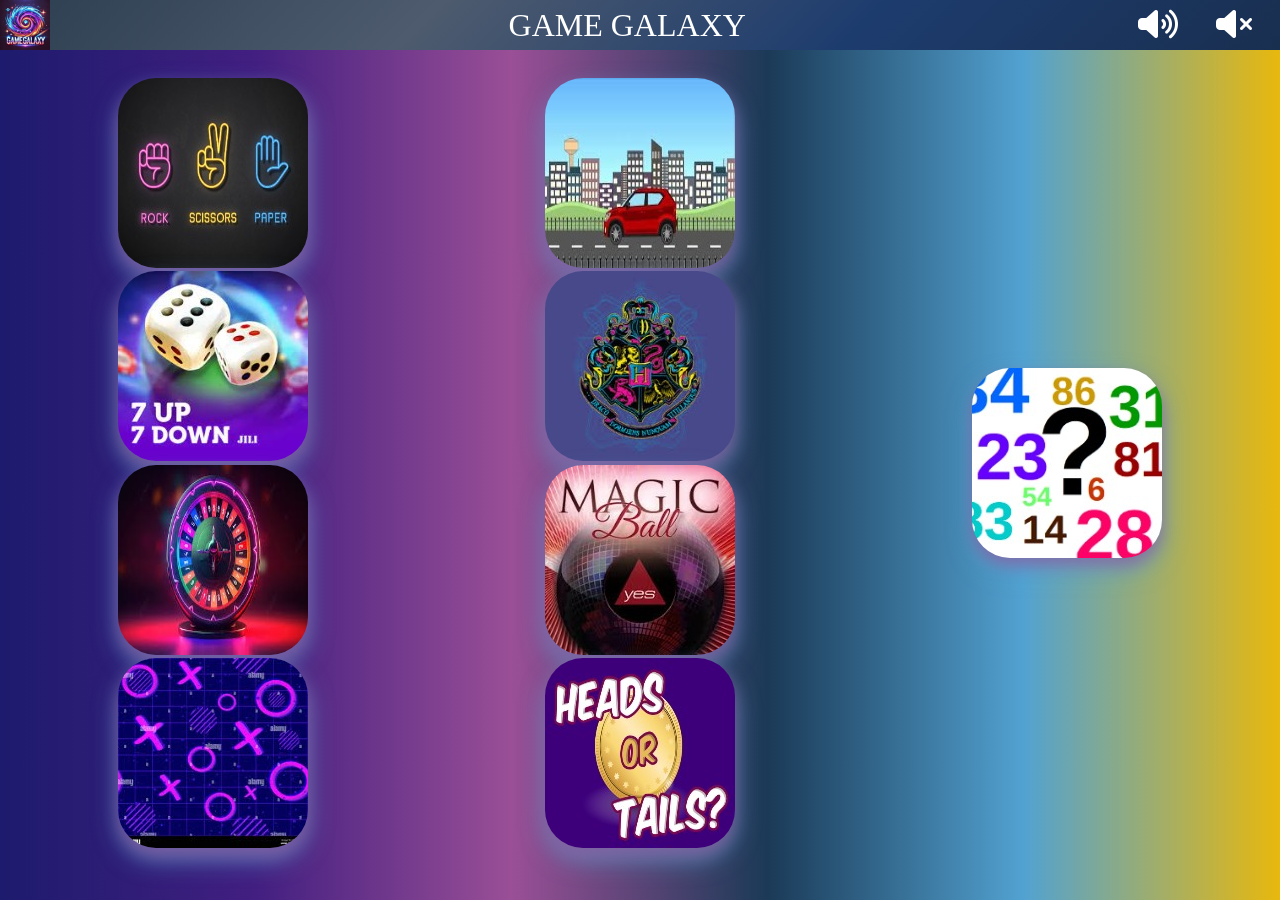
<file: Game Galaxy/index.html>
<!DOCTYPE html>
<html lang="en">
<head>
    <meta charset="UTF-8">
    <meta name="viewport" content="width=device-width, initial-scale=1.0">
    <title>GAME GALAXY</title>
    <link rel="stylesheet" href="https://cdnjs.cloudflare.com/ajax/libs/font-awesome/6.7.2/css/all.min.css" integrity="sha512-Evv84Mr4kqVGRNSgIGL/F/aIDqQb7xQ2vcrdIwxfjThSH8CSR7PBEakCr51Ck+w+/U6swU2Im1vVX0SVk9ABhg==" crossorigin="anonymous" referrerpolicy="no-referrer" />
    <link rel="stylesheet" href="style.css">
</head>
<body>
    <div class="main">
       
      



        <div class="navbar">
            <div class="logo">
            <div class="gamelogo">
  </div>
            </div>
            <div class="heading">
               GAME GALAXY 
            </div>
            <div class="extfunc">
                <div class="mute">
                  <i class="fa-solid fa-volume-high set ON" id="ON"></i> 
                    <i class="fa-solid fa-volume-xmark OFF" id="OFF"></i>
                </div>
            </div>
        </div>
        <div class="mainbody">
            <a href="rps.html"><div class="box box1"></div></a>
            <a href="dice.html"><div class="box box2"></div></a>
            <a href="roul.html"><div class="box box3"></div></a>
            <div class="box box4"></div>
           <a href="car.html"> <div class="box box5"></div></a>
            <a href="harry.html"><div class="box box6"></div></a>
            <a href="magicball.html"><div class="box box7"></div></a>
            <a href="coin.html"><div class="box box8"></div></a>
           <a href="gn.html"> <div class="box box9"></div></a>
           
        </div>
        <div class="footer"></div>
    </div>
  
    <audio id="audio" src="Arcade Reverie.mp3" loop></audio>
<script>
 
  let ON=document.getElementById("ON");
  let OFF=document.getElementById("OFF");
  let play=document.querySelector('audio');
  ON.addEventListener("click",(e)=>
{
    play.play();
})
 OFF.addEventListener("click",(e)=>
{
    play.pause();
})

  </script>
</body>
</html>
</file>
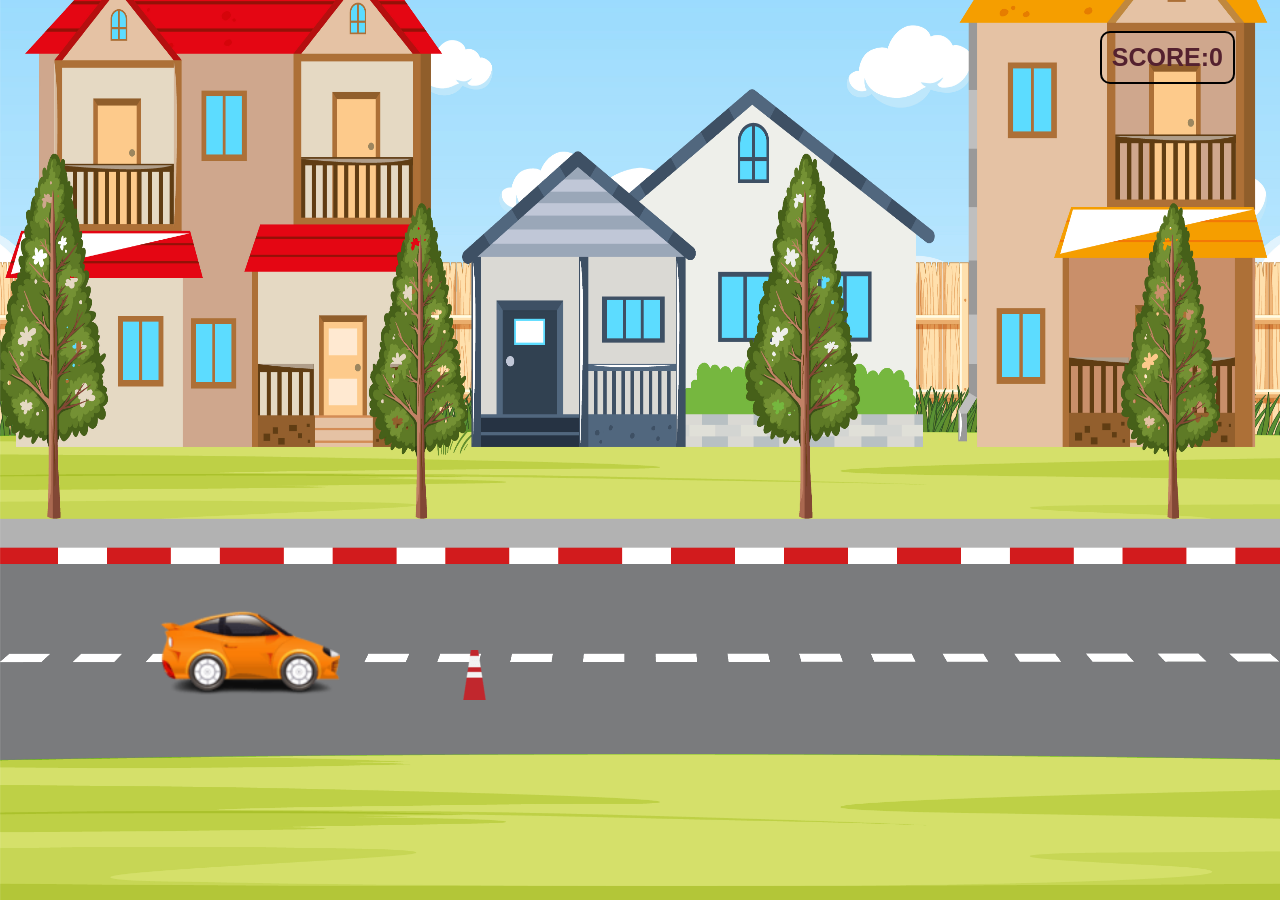
<file: Game Galaxy/car.html>
<!DOCTYPE html>
<html lang="en">
<head>
    <meta charset="UTF-8">
    <meta name="viewport" content="width=device-width, initial-scale=1.0">
    <title>Car's Savior</title>
    <link rel="stylesheet" href="car.css">
    <link rel="stylesheet" href="https://cdnjs.cloudflare.com/ajax/libs/font-awesome/6.7.2/css/all.min.css" integrity="sha512-Evv84Mr4kqVGRNSgIGL/F/aIDqQb7xQ2vcrdIwxfjThSH8CSR7PBEakCr51Ck+w+/U6swU2Im1vVX0SVk9ABhg==" crossorigin="anonymous" referrerpolicy="no-referrer" />
</head>
<body>
    <div class="main">
       <div class="welcome">
       </div>
       <div class="car"></div>
       <div id="score">SCORE:0</div>
       <div class="obs"></div>
    </div>

    <script>
        document.onkeydown = function(e) {
    console.log("Key code is", e.keyCode);
    
      let st =document.querySelector(".obs");
      st.classList.add("aniobs");


    if (e.keyCode == 38) {  
        let car = document.querySelector(".car");
        
        if (!car.classList.contains("anicar")) { 
            car.classList.add("anicar");
            
            setTimeout(() => {
                car.classList.remove("anicar");
            }, 600);  // Duration should match animation time (0.6s)
        }
    }
if(e.keyCode == 39) {
        car = document.querySelector('.car');
        dinoX = parseInt(window.getComputedStyle(dino, null).getPropertyValue('left'));
        dino.style.left = dinoX + 50 + "px";
    }
    if (e.keyCode == 37) {
        dino = document.querySelector('.car');
        dinoX = parseInt(window.getComputedStyle(dino, null).getPropertyValue('left'));
        dino.style.left = (dinoX - 50) + "px";
    }
};

    </script>
</body>
</html>
</file>
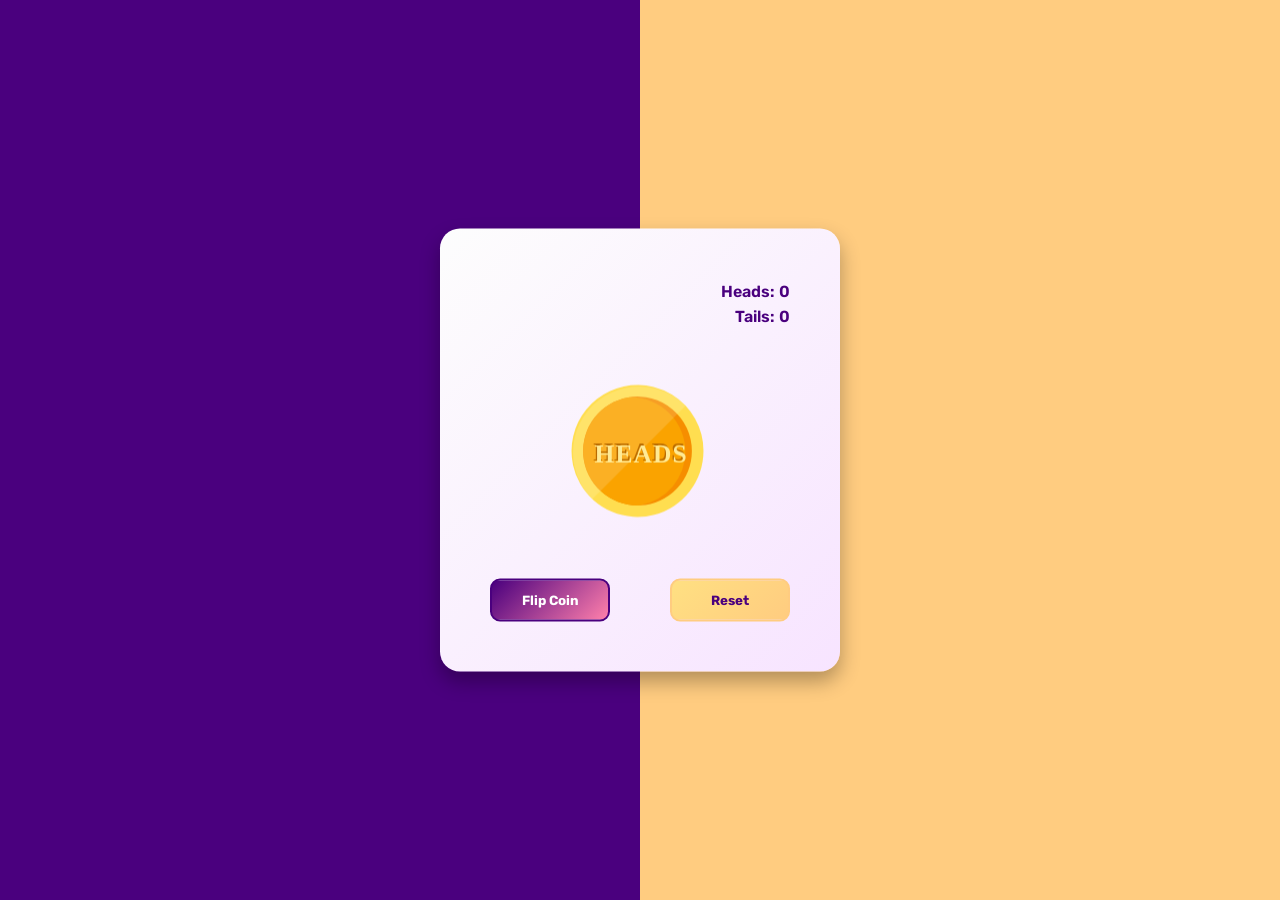
<file: Game Galaxy/coin.html>
<!DOCTYPE html>
<html lang="en">
<head>
    <meta name="viewport" content="width=device-width, initial-scale=1.0">
    <title>Flip A Coin</title>
    <!--Google Fonts-->
    <link href="https://fonts.googleapis.com/css2?family=Rubik:wght@400;500&display=swap" rel="stylesheet">
    <!--Stylesheet-->
    <link rel="stylesheet" href="coin.css">
</head>
<body>
    <div class="container">
        <div class="stats">
            <p id="heads-count">Heads: 0</p>
            <p id="tails-count">Tails: 0</p>
        </div>
        <div class="coin" id="coin">
            <div class="heads">
                <img src="heads.svg">
            </div>
            <div class="tails">
                <img src="tails.svg">
            </div>
        </div>
        <div class="buttons">
            <button id="flip-button">
                Flip Coin
            </button>
            <button id="reset-button">
                Reset
            </button>
        </div>
    </div>
    
    <script >
        let heads = 0;
let tails = 0;
let coin = document.querySelector(".coin");
let flipBtn = document.querySelector("#flip-button");
let resetBtn = document.querySelector("#reset-button");

flipBtn.addEventListener("click", () => {
    let i = Math.floor(Math.random() * 2);
    coin.style.animation = "none";
    if(i){
        setTimeout(function(){
            coin.style.animation = "spin-heads 3s forwards";
        }, 100);
        heads++;
    }
    else{
        setTimeout(function(){
            coin.style.animation = "spin-tails 3s forwards";
        }, 100);
        tails++;
    }
    setTimeout(updateStats, 3000);
    disableButton();
});
function updateStats(){
    document.querySelector("#heads-count").textContent = `Heads: ${heads}`;
    document.querySelector("#tails-count").textContent = `Tails: ${tails}`;
}
function disableButton(){
    flipBtn.disabled = true;
    setTimeout(function(){
        flipBtn.disabled = false;
    },3000);
}
resetBtn.addEventListener("click",() => {
    coin.style.animation = "none";
    heads = 0;
    tails = 0;
    updateStats();
});
    </script>
</body>
</html>
</file>
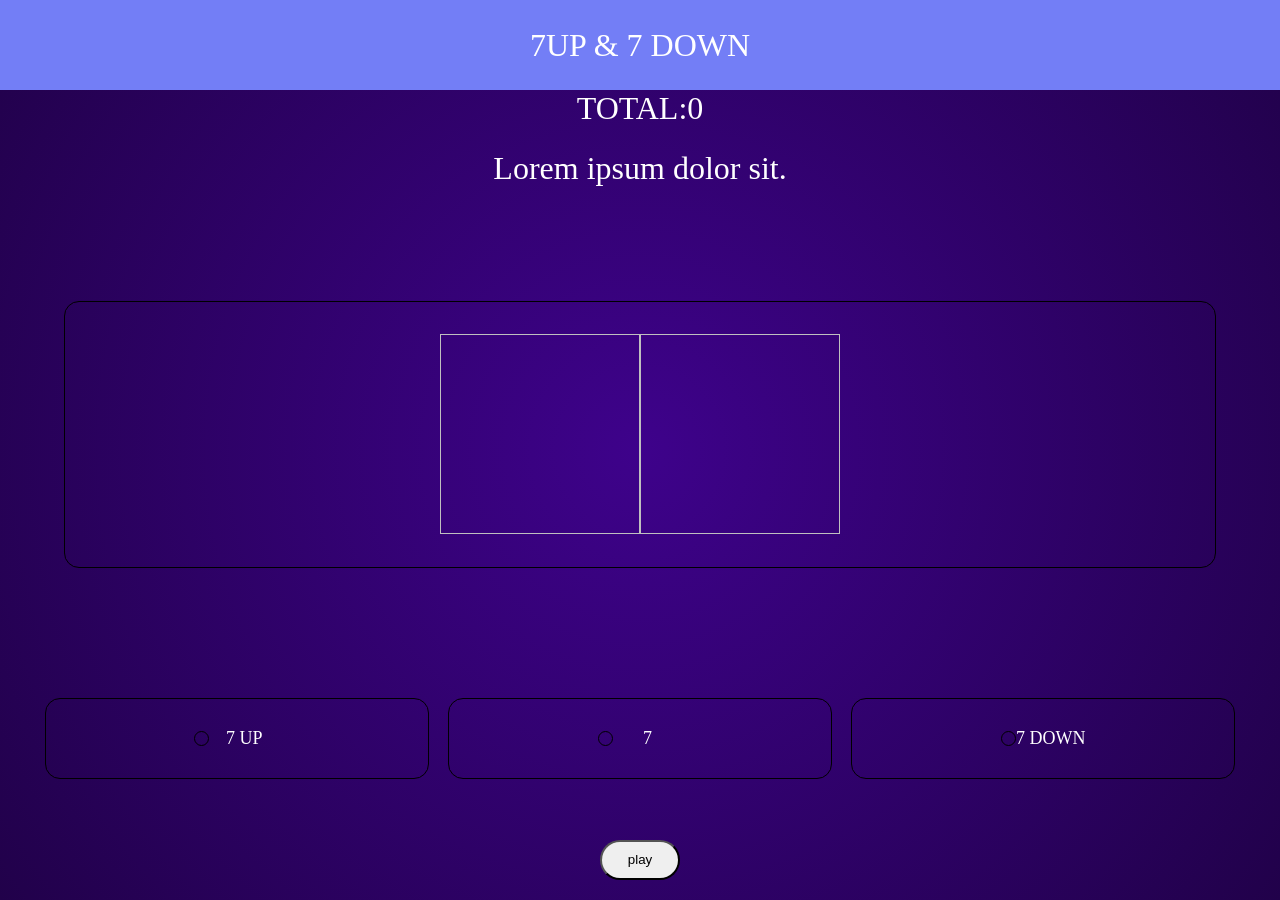
<file: Game Galaxy/dice.html>
<!DOCTYPE html>
<html lang="en">
<head>
    <meta charset="UTF-8">
    <meta name="viewport" content="width=device-width, initial-scale=1.0">
    <title>7UP & 7DOWN</title>
    <link rel="stylesheet" href="https://cdnjs.cloudflare.com/ajax/libs/font-awesome/6.7.2/css/all.min.css" integrity="sha512-Evv84Mr4kqVGRNSgIGL/F/aIDqQb7xQ2vcrdIwxfjThSH8CSR7PBEakCr51Ck+w+/U6swU2Im1vVX0SVk9ABhg==" crossorigin="anonymous" referrerpolicy="no-referrer" />
    <link rel="stylesheet" href="dice.css">
</head>
<body>
    <div class="main">
        <div class="heading">7UP & 7 DOWN</div>
        <div class="box">
            <div class="winnertext">
                <div class="totalscore" id="tot">TOTAL:0</div>
                <div class="wintext" id="msg">Lorem ipsum dolor sit.</div>

            </div>
            <div class="dicebox">
                <div class="mainbox">
                    <div class="smallbox">
                        <img id="dice-01" class="dice">
                      
                        <img id="dice-02" class="dice">
                    </div>
                </div>
            </div>
            <div class="option">
                <div class="opt opt1" id="opt1"><div class="circle" id="1"></div><div class="sel">7 UP</div></div>
                <div class="opt opt2" id="opt2"><div class="circle " id="2"></div><div class="sel">7</div></div>
                <div class="opt opt3" id="opt3"><div class="circle" id="3"></div><div class="sel">7 DOWN</div></div>
                
            </div>
            <div class="button">
                <button id="btn">play</button>
            </div>
        </div>
    </div>
    <script>
        



    
        let select1 = document.getElementById("opt1");
let select2 = document.getElementById("opt2");
let select3 = document.getElementById("opt3");

let c1 = document.getElementById("1");
let c2 = document.getElementById("2");
let c3 = document.getElementById("3");

let a;

select1.addEventListener("click", () => {
    a = 1;
    c1.style.backgroundColor = "black";
    c2.style.backgroundColor = "white"; 
    c3.style.backgroundColor = "white";
});

select2.addEventListener("click", () => {
    a = 2;
    c2.style.backgroundColor = "black";
    c1.style.backgroundColor = "white"; 
    c3.style.backgroundColor = "white";
});

select3.addEventListener("click", () => {
    a = 3;
    c3.style.backgroundColor = "black";
    c1.style.backgroundColor = "white"; 
    c2.style.backgroundColor = "white";
});

let images = [
    "dice-01.svg",
    "dice-02.svg",
    "dice-03.svg",
    "dice-04.svg",
    "dice-05.svg",
    "dice-06.svg"
];

let dice = document.querySelectorAll("img");
let playbtn = document.getElementById("btn");
let msg = document.getElementById("msg");

function roll() {
    dice.forEach(function (die) {
        die.classList.add("shake");
    });

    setTimeout(function () {
        dice.forEach(function (die) {
            die.classList.remove("shake");
        });

        let die1 = Math.floor(Math.random() * 6) + 1;
        let die2 = Math.floor(Math.random() * 6) + 1;

        document.querySelector("#dice-01").setAttribute("src", images[die1 - 1]);
        document.querySelector("#dice-02").setAttribute("src", images[die2 - 1]);

        let total = die1 + die2;
        let txt = document.getElementById("tot");
        txt.innerText = `TOTAL: ${total}`;

        if (a == 1) {
            msg.innerText = total > 7 ? `🚀 Jackpot! The perfect roll! You’re the champion! 👑` 
                                      : `😢 Oops! You lost! The dice total didn't match your guess.`;
        } else if (a == 2) {
            msg.innerText = total == 7 ? `🚀 Jackpot! The perfect roll! You’re the champion! 👑` 
                                       : `😢 Oops! You lost! The dice total didn't match your guess.`;
        } else {
            msg.innerText = total < 7 ? `🚀 Jackpot! The perfect roll! You’re the champion! 👑` 
                                      : `😢 Oops! You lost! The dice total didn't match your guess.`;
        }

    }, 1000);
}

playbtn.addEventListener("click", () => {
    roll();
});

    </script>
</body>
</html>
</file>
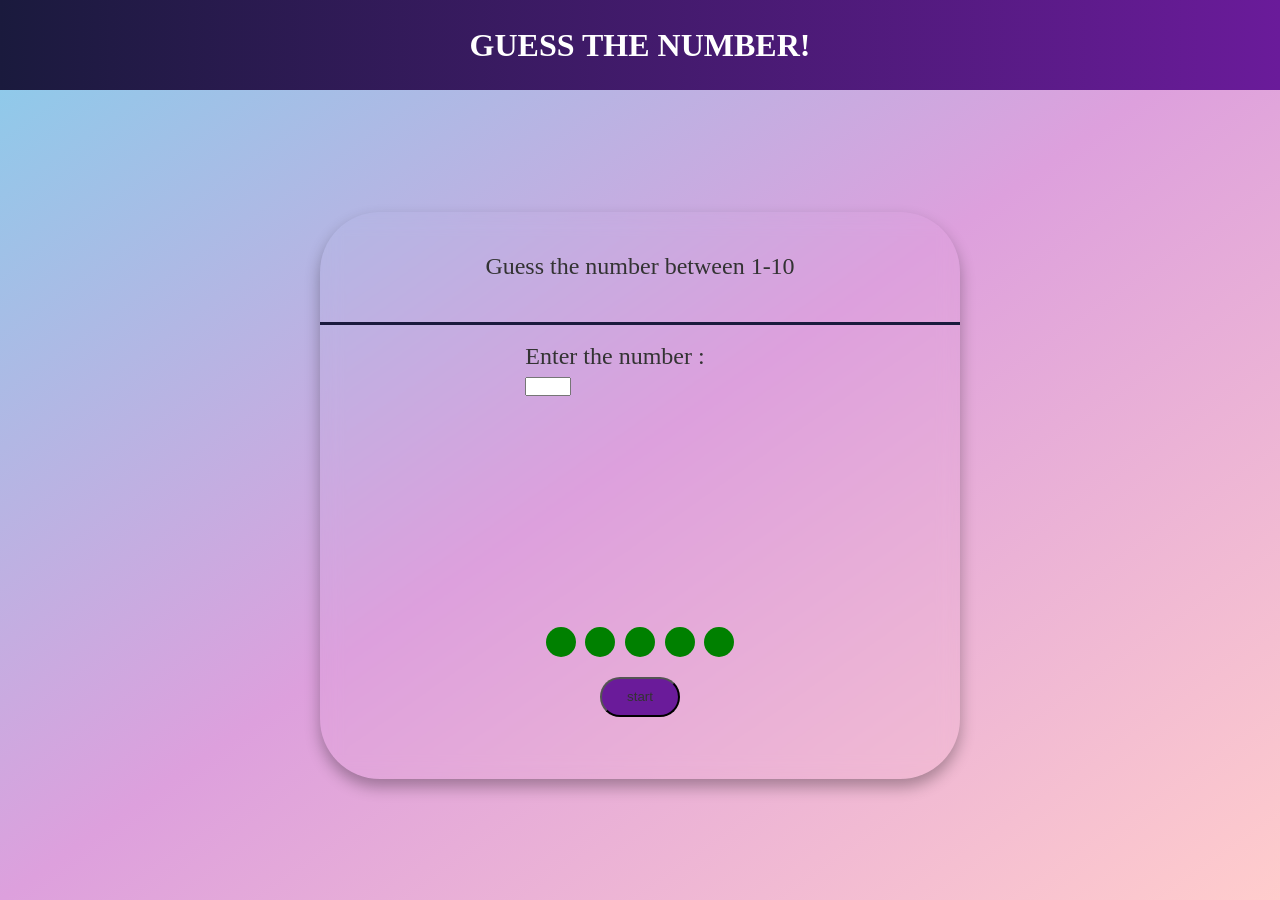
<file: Game Galaxy/gn.html>
<!DOCTYPE html>
<html lang="en">
<head>
    <meta charset="UTF-8">
    <meta name="viewport" content="width=device-width, initial-scale=1.0">
    <link rel="stylesheet" href="https://cdnjs.cloudflare.com/ajax/libs/font-awesome/6.7.2/css/all.min.css" integrity="sha512-Evv84Mr4kqVGRNSgIGL/F/aIDqQb7xQ2vcrdIwxfjThSH8CSR7PBEakCr51Ck+w+/U6swU2Im1vVX0SVk9ABhg==" crossorigin="anonymous" referrerpolicy="no-referrer" />
    <link rel="stylesheet" href="gn.css">
    <title>GUESS NUMBET</title>
</head>
<body>
    <div class="main">
   <div class="navbar">
      <h1>GUESS THE NUMBER!</h1>
   </div>
   <div class="mainbody">
    <div class="mainbox">
        <div class="head">Guess the number between 1-10</div>
        <div class="game">
            <div class="numtext">
            <form action="">
                <label for="">Enter the number :</label>
                <input type="number" name="" id="usernumber"  min="1"   max="10" class="enternumber">
            </form>
            </div>
            <div class="check">
                <div class="comp" id="comp"></div>
                <div class="printing" id="printing"></div>
                <div class="life">
                    <div id="1"        class="life1 lol"></div>
                    <div id="2"        class="life2 lol"></div>
                    <div id="3"        class="life3 lol"></div>
                    <div id="4"        class="life4 lol"></div>
                    <div id="5"        class="life5 lol"></div>
                   
                </div>
                <div class="play">
                    <button id="start">start</button>
                </div>
            </div>
        </div>
    </div>
   </div>
   </div>
   <audio src="fail-234710.mp3" hidden id="fail"></audio>
   <audio src="game-over-2-sound-effect-230463.mp3"  hidden id="gameover"></audio>

   <script>
    let count=5;
    let btn=document.getElementById("start");
    let life5=document.getElementById("5");
    let life4=document.getElementById("4");
    let life3=document.getElementById("3");
    let life2=document.getElementById("2");
    let life1=document.getElementById("1");
    btn.addEventListener("click",(e)=>
{
    let randnum=Math.floor(Math.random()*10)+1;
    let printing=document.getElementById("printing");
    let print=document.getElementById("comp");
    let uservalue=document.getElementById("usernumber").value;
    let play=document.getElementById("fail");
   // console.log(uservalue);
   let GM=document.getElementById("gameover");
    
    print.textContent=randnum;

    if(uservalue==randnum)
  {
    printing.textContent=`🎉 Perfect!`;
  }
   else
   {
    printing.textContent=`❌ Try Again!`;
    count--;

    if(count==4)
   {
    life5.style.background = "red";
    play.play();
   }
    if(count==3)
   {
    life4.style.background = "red";
    play.play();
   }
    if(count==2)
   {
    life3.style.background = "red";
    play.play();

   }
   if(count==1)
   {
    life2.style.background = "red";
    play.play();
   }
   if(count==0)
   {
    life1.style.background = "red";
    play.play();
   }

   if(count<0)
   {
    btn.innerText=`Play Again!`;
    printing.textContent=`GAME OVER`;
    GM.play();
   }
   
}
   }
   
)
   </script>
</body>
</html>
</file>
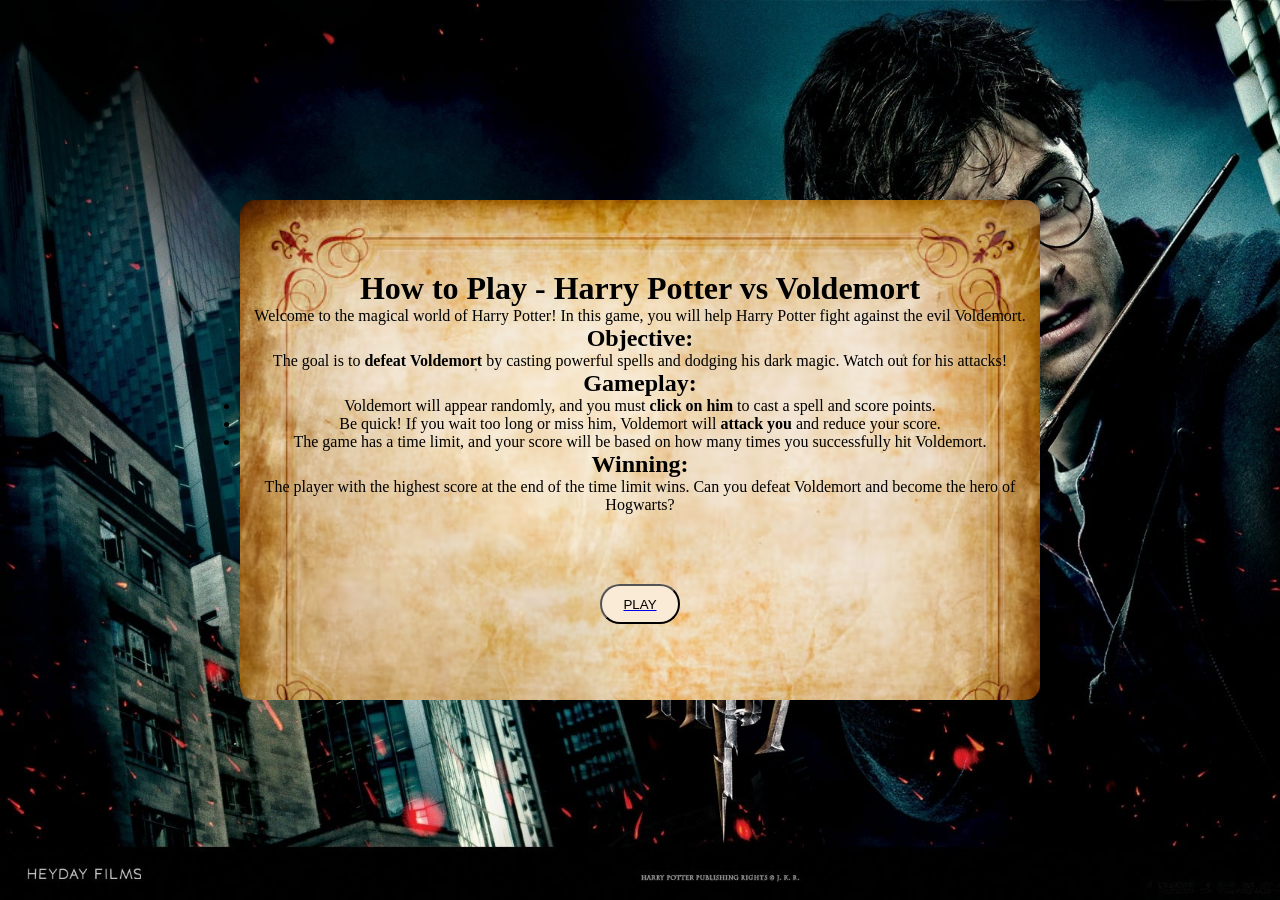
<file: Game Galaxy/harry.html>
<!DOCTYPE html>
<html lang="en">
<head>
    <meta charset="UTF-8">
    <meta name="viewport" content="width=device-width, initial-scale=1.0">
    <title>Document</title>
    <link rel="stylesheet" href="harry.css">
</head>
<body>
    <div class="main">
        <div class="info">
            <h1>How to Play - Harry Potter vs Voldemort</h1>

            <p>Welcome to the magical world of Harry Potter! In this game, you will help Harry Potter fight against the evil Voldemort.</p>
            
            <h2>Objective:</h2>
            <p>The goal is to <strong>defeat Voldemort</strong> by casting powerful spells and dodging his dark magic. Watch out for his attacks!</p>
            
            <h2>Gameplay:</h2>
            <ul>
              <li>Voldemort will appear randomly, and you must <strong>click on him</strong> to cast a spell and score points.</li>
              <li>Be quick! If you wait too long or miss him, Voldemort will <strong>attack you</strong> and reduce your score.</li>
              <li>The game has a time limit, and your score will be based on how many times you successfully hit Voldemort.</li>
            </ul>
            
            <h2>Winning:</h2>
            <p>The player with the highest score at the end of the time limit wins. Can you defeat Voldemort and become the hero of Hogwarts?</p>
            
               <a href="hp.html"> <button id="btn">PLAY</button></a>
            
        </div>
      
        </div>
   
</body>
</html>
</file>
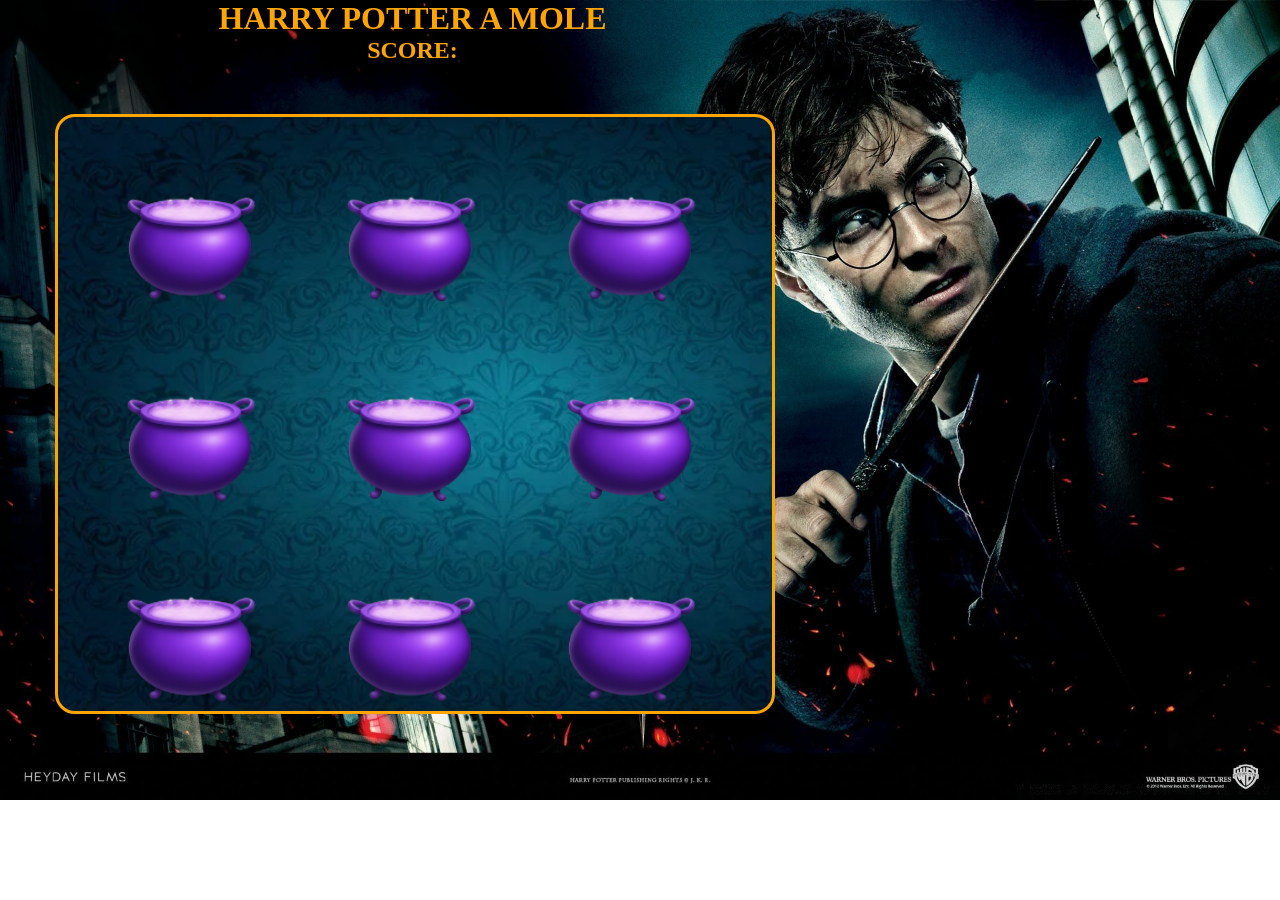
<file: Game Galaxy/hp.html>
<!DOCTYPE html>
<html lang="en">
<head>
    <meta charset="UTF-8">
    <meta name="viewport" content="width=device-width, initial-scale=1.0">
    <link rel="stylesheet" href="hp.css">
    <title>Document</title>
</head>
<body>
    <h1 class="change"> HARRY POTTER A MOLE</h1>
    <h2 class="change" id="score">SCORE:</h2>
    <div class="box" id="box">

    </div>
    <script >
        let title = document.getElementById("box");
let harry;
let voldy;
let score = 0;
let gameover = false;
let harryinterval;
let voldyinterval;

window.onload = () => {
    console.log("hello");
    creategame();
}

function creategame() {
    for (let i = 0; i < 9; i++) {
        let boxing = document.createElement("div");
        boxing.id = i.toString();
        boxing.className = "boxe";
        title.appendChild(boxing);
    }
    
    let count = 0;
    let harryspeed = 4000;
    let voldyspeed = 5000;

    const createIntervals = () => {
        clearInterval(harryinterval);
        clearInterval(voldyinterval);

        harryinterval = setInterval(() => {
            createharrypotter();
            count++;
            adjustSpeeds();
        }, harryspeed);

        voldyinterval = setInterval(() => {
            createvoldy();
            count++;
            adjustSpeeds();
        }, voldyspeed);
    }

    const adjustSpeeds = () => {
        if (count <= 3) {
            harryspeed = 3000;
            voldyspeed = 4000;
        } else if (count <= 6) {
            harryspeed = 1000;
            voldyspeed = 3000;
        } else if (count <= 10) {
            harryspeed = 1500;
            voldyspeed = 2000;
        } else {
            harryspeed = 1000;
            voldyspeed = 1500;
        }
    }

    createIntervals();
}
title.addEventListener("click", function setfunctionofgame(e) {
    let clickbox = e.target;

    // Check if the clicked element is not Harry or Voldy
    if (clickbox.parentNode !== harry && clickbox.parentNode !== voldy) {
        gameover = true;
        document.getElementById("score").innerHTML = "GAME OVER: " + score.toString();
        clearInterval(harryinterval);
        clearInterval(voldyinterval);
    } else if (clickbox.parentNode === harry) {
        score += 10;
        document.getElementById("score").innerHTML = "SCORE: " + score.toString();
        disabledbox();
    } else if (clickbox.parentNode === voldy) {
        gameover = true;
        document.getElementById("score").innerHTML = "GAME OVER: " + score.toString();
        clearInterval(harryinterval);
        clearInterval(voldyinterval);
    }
}, false);


title.addEventListener("click", function setfunctionofgame(e) {
    let clickbox = e.target;
    if (gameover) {
        return;
    }
    if (clickbox.parentNode === harry) {
        score += 10;
        document.getElementById("score").innerHTML = "SCORE: " + score.toString();
        disabledbox();
    } else if (clickbox.parentNode === voldy) {
        document.getElementById("score").innerHTML = "GAME OVER: " + score.toString();
        gameover = true;
        clearInterval(harryinterval);
        clearInterval(voldyinterval);
    }
}, false);

function getRandom() {
    return Math.floor(Math.random() * 9).toString();
}

function createharrypotter() {
    if (gameover) {
        return;
    }
    let harrypotter = document.createElement("img");
    harrypotter.src = "./harrypotter.png";
    let num = getRandom();
    if (harry) {
        harry.innerHTML = "";
    }
    if (voldy && voldy.id === num) {
        return;
    }
    harry = document.getElementById(num);
    harry.appendChild(harrypotter);
}

function createvoldy() {
    if (gameover) {
        return;
    }
    let voldemort = document.createElement("img");
    voldemort.src = "./voldemort.png";
    voldemort.style.width = "90px";
    voldemort.style.height = "70px";
    let num = getRandom();
    if (voldy) {
        voldy.innerHTML = "";
    }
    if (harry && harry.id === num) {
        return;
    }
    voldy = document.getElementById(num);
    voldy.appendChild(voldemort);
}

const disabledbox = () => {
    for (let box of title.children) {
        box.disabled = true;
    }
};

    </script>
</body>
</html>
</file>
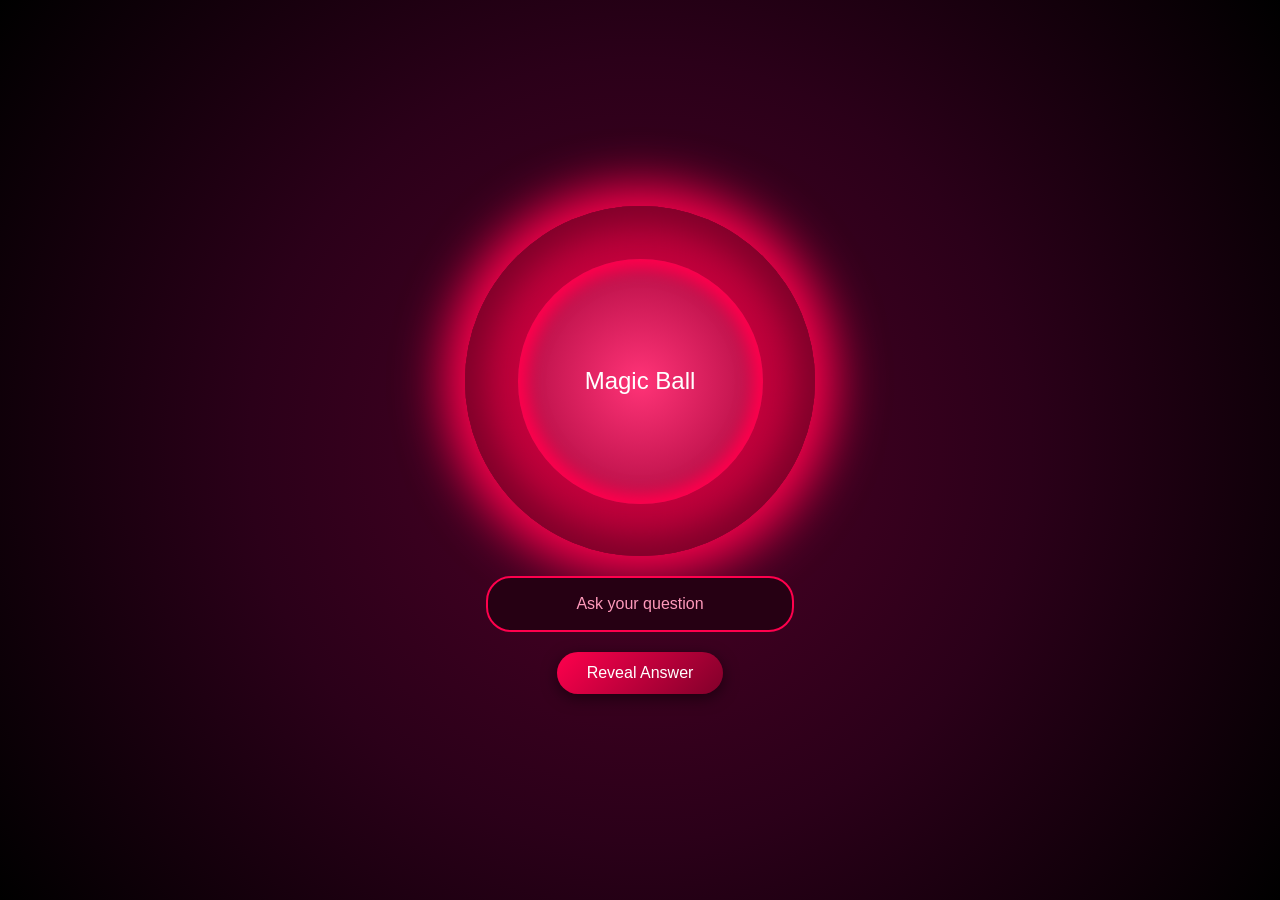
<file: Game Galaxy/magicball.html>
<!DOCTYPE html>
<html lang="en">
<head>
    <meta charset="UTF-8">
    <meta name="viewport" content="width=device-width, initial-scale=1.0">
    <title>Magic Ball</title>
    <style>
        body {
            font-family: 'Poppins', sans-serif;
            display: flex;
            justify-content: center;
            align-items: center;
            height: 100vh;
            margin: 0;
            background: radial-gradient(circle, #4d0026, #2b0019, #000000); /* Deep red to black gradient */
            color: #ffffff;
            text-align: center;
            overflow: hidden;
        }

        .container {
            display: flex;
            flex-direction: column;
            align-items: center;
            gap: 20px;
        }

        .bigball {
            height: 350px;
            width: 350px;
            border-radius: 50%;
            background: radial-gradient(circle, #ff004d, #80002a); /* Glowing red effect */
            display: flex;
            justify-content: center;
            align-items: center;
            box-shadow: 0 0 50px 20px #ff004d, 0 0 30px 15px #80002a inset; /* Outer and inner glow */
            animation: pulse 2s infinite; /* Glowing pulse animation */
        }

        .smallball {
            height: 70%;
            width: 70%;
            border-radius: 50%;
            background: radial-gradient(circle, #ff3377, #990033);
            display: flex;
            justify-content: center;
            align-items: center;
            color: #ffffff;
            font-size: 1.5rem;
            box-shadow: 0 0 15px 10px #ff004d inset; /* Inner glow */
        }

        @keyframes pulse {
            0%, 100% {
                box-shadow: 0 0 50px 20px #ff004d, 0 0 30px 15px #80002a inset;
            }
            50% {
                box-shadow: 0 0 70px 30px #ff3377, 0 0 40px 20px #990033 inset;
            }
        }

        .textinput {
            height: 50px;
            width: 300px;
            border: 2px solid #ff004d;
            border-radius: 25px;
            text-align: center;
            background-color: #260013;
            color: #ffffff;
            font-size: 1rem;
        }

        .textinput::placeholder {
            color: #ff99bb;
        }

        button {
            padding: 12px 30px;
            border: none;
            border-radius: 25px;
            font-size: 1rem;
            background: linear-gradient(135deg, #ff004d, #80002a);
            color: #ffffff;
            cursor: pointer;
            box-shadow: 0 4px 15px rgba(0, 0, 0, 0.5);
            transition: all 0.3s ease;
        }

        button:hover {
            background: linear-gradient(135deg, #ff3377, #990033);
            transform: scale(1.1);
        }

        #confetti {
            position: absolute;
            top: 0;
            left: 0;
            right: 0;
            bottom: 0;
            pointer-events: none;
        }

        .confetti-piece {
            position: absolute;
            width: 8px;
            height: 8px;
            background-color: #ff004d;
            opacity: 0;
            animation: fall linear infinite;
        }

        @keyframes fall {
            0% {
                transform: translateY(0) rotate(0deg);
                opacity: 1;
            }
            100% {
                transform: translateY(100vh) rotate(360deg);
                opacity: 0;
            }
        }
    </style>
</head>
<body>
    <div class="container">
        <div class="bigball">
            <div class="smallball" id="smallball">Magic Ball</div>
        </div>
        <input type="text" class="textinput" id="textinput" placeholder="Ask your question">
        <button id="celebrateButton">Reveal Answer</button>
    </div>

    <div id="confetti"></div>

    <script>
        let confettiTriggered = false;

        document.addEventListener("DOMContentLoaded", function() {
            document.getElementById("celebrateButton").addEventListener('click', function() {
                triggerCelebrationEffect();
            });
        });

        function triggerCelebrationEffect() {
            if (!confettiTriggered) {
                confettiTriggered = true;
                for (let i = 0; i < 150; i++) {
                    let confettiPiece = document.createElement('div');
                    confettiPiece.classList.add('confetti-piece');
                    document.getElementById('confetti').appendChild(confettiPiece);
                    confettiPiece.style.left = `${Math.random() * 100}%`;
                    confettiPiece.style.animationDuration = `${Math.random() * 2 + 3}s`;
                    confettiPiece.style.animationDelay = `${Math.random() * 0.5}s`;
                }
            }

            let inputValue = document.getElementById("textinput").value;
            let change = document.getElementById("smallball");

            if (inputValue) {
                const answer = [
                    "Yes, without a doubt!",
                    "No, absolutely not!",
                    "Ask again later.",
                    "Most likely, yes.",
                    "Don’t count on it.",
                    "Definitely yes.",
                    "Highly unlikely.",
                    "Absolutely!",
                    "Try again soon.",
                    "Maybe, but be cautious."
                ];

                let random = answer[Math.floor(Math.random() * answer.length)];
                change.innerText = random;

            } else {
                change.innerText = "Enter your question!";
            }
        }
    </script>
</body>
</html>
</file>
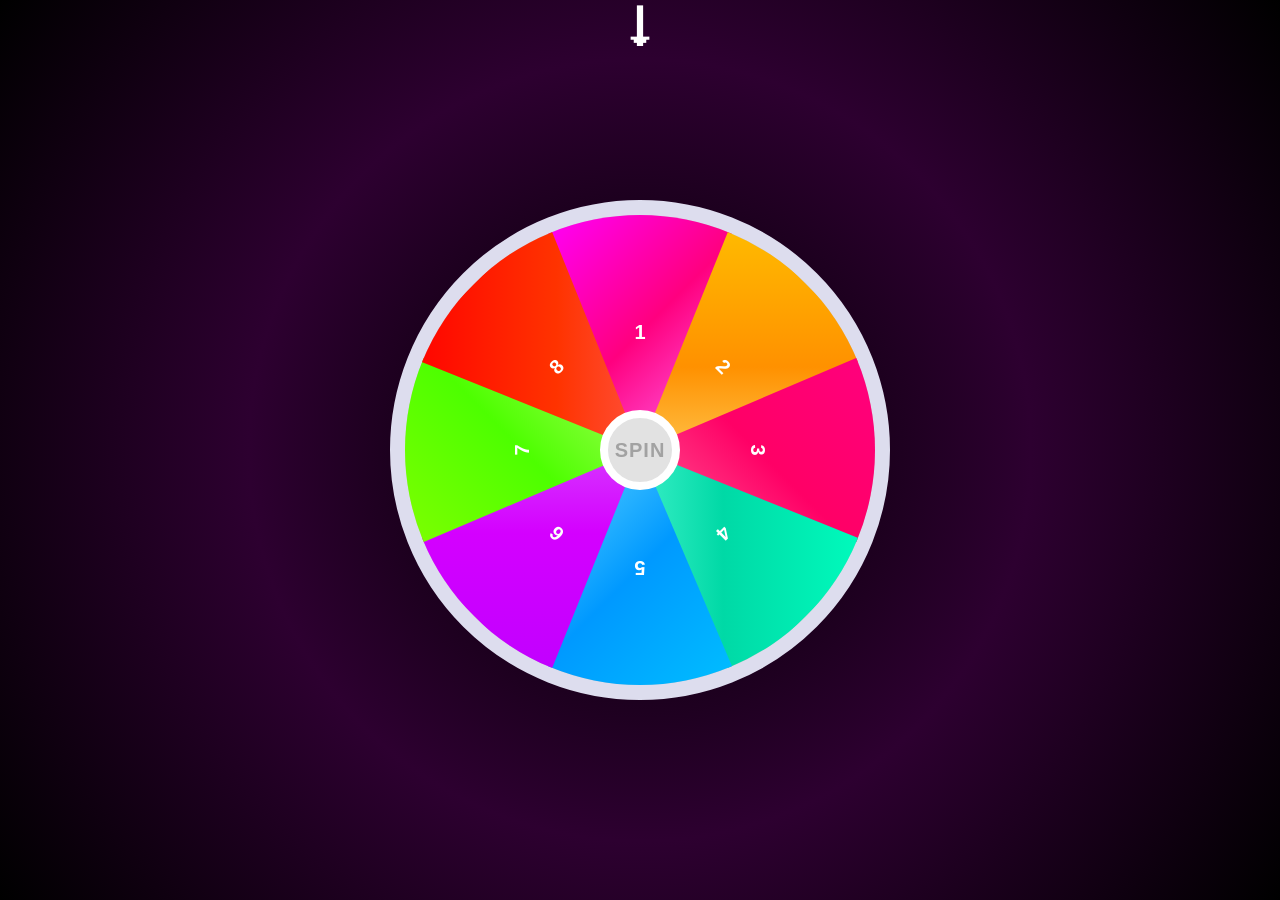
<file: Game Galaxy/roul.html>
<!DOCTYPE html>
<html lang="en">
<head>
    <meta charset="UTF-8">
    <meta name="viewport" content="width=device-width, initial-scale=1.0">
    <title>Roullete</title>
    <link rel="stylesheet" href="https://cdnjs.cloudflare.com/ajax/libs/font-awesome/6.7.2/css/all.min.css" integrity="sha512-Evv84Mr4kqVGRNSgIGL/F/aIDqQb7xQ2vcrdIwxfjThSH8CSR7PBEakCr51Ck+w+/U6swU2Im1vVX0SVk9ABhg==" crossorigin="anonymous" referrerpolicy="no-referrer" />
    <link rel="stylesheet" href="roul.css">
</head>
<body>
   <button id="spin">SPIN</button>
   <span class="arrow"></span>

   <div class="cont">
    <div class="one">1</div>
    <div class="two">2</div>
    <div class="three">3</div>
    <div class="four">4</div>
    <div class="five">5</div>
    <div class="six">6</div>
    <div class="seven">7</div>
    <div class="eigth">8</div>
   </div>
   <script>

    let cont = document.querySelector(".cont");
    let btn = document.getElementById("spin");
    let number = Math.ceil(Math.random()*1000);

    btn.addEventListener("click",()=>
{
    cont.style.transform = `rotate(${number}deg)`;
    number+=Math.ceil(Math.random()*1000);

})
   </script>
</body>

</html>
</file>
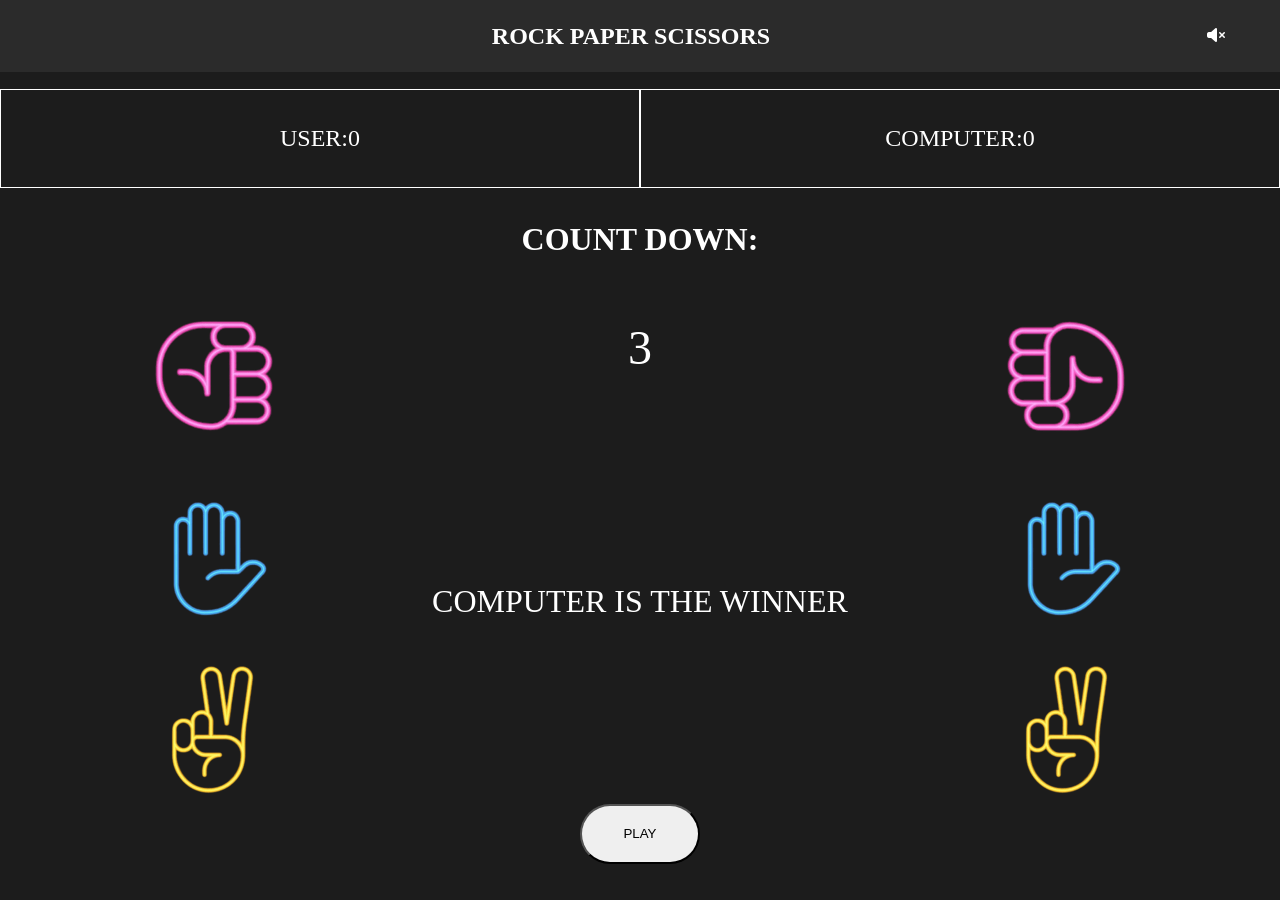
<file: Game Galaxy/rps.html>
<!DOCTYPE html>
<html lang="en">
<head>
    <meta charset="UTF-8">
    <meta name="viewport" content="width=device-width, initial-scale=1.0">
    <title>ROCK PAPER SCISSORS</title>
    <link rel="stylesheet" href="rps.css">
    <link rel="stylesheet" href="https://cdnjs.cloudflare.com/ajax/libs/font-awesome/6.7.2/css/all.min.css" integrity="sha512-Evv84Mr4kqVGRNSgIGL/F/aIDqQb7xQ2vcrdIwxfjThSH8CSR7PBEakCr51Ck+w+/U6swU2Im1vVX0SVk9ABhg==" crossorigin="anonymous" referrerpolicy="no-referrer" />
    <style>
        /* Additional Hover Effect Style */
        .hovered {
            background-color: #f1c40f; /* Yellow highlight for hover */
        }
    </style>
</head>
<body>
   <div class="main">
    <div class="navbar">
        <div class="heading">
            <h2>ROCK PAPER SCISSORS</h2>
        </div>
        <div class="mute">
            <i class="fa-solid fa-volume-xmark " id="OFF"></i>
        </div>
    </div>
    <div class="rps">
        <div class="score">
            <div id="user" class="user">USER:0</div>
            <div id="comp" class="computer">COMPUTER:0</div>
        </div>
        <div class="game">
            <div class="player">
                <div id="box1" class="box box1"></div>
                <div id="box2" class="box box2"></div>
                <div id="box3" class="box box3"></div> 
            </div>
            <div class="text">
                <div class="cd">
                    <div id="countdown" class="countdown">
                        <h1>COUNT DOWN:</h1>
                    </div>
                    <div class="num" id="num">3</div>
                </div>
                <div class="txt" id="txt"> COMPUTER IS THE WINNER </div>
                <div class="btn"><button>PLAY</button></div>
            </div>
            <div class="bot"> 
                <div class="box box4"></div>
                <div class="box box5"></div>
                <div class="box box6"></div>
            </div>
        </div>
    </div>
   </div>
   <audio  id="cd" src="countdown-sound-effect-8-bit-151797.mp3" hidden ></audio>
   <audio  id="win" src="tadaa-47995.mp3 " hidden></audio>
   <audio  id="tap"  src="ding-80828.mp3"hidden></audio>
   <audio  id="fail"   src="fail-144746.mp3"></audio>
   <script>
    let userpoint = 0;
    let comppoint = 0;
    let winmusic=document.getElementById("win");
    let tap=document.getElementById("tap");
    let fail=document.getElementById("fail");
    let btn = document.querySelector('button');
    btn.addEventListener("click", (e) => {
        userpoint = 0;
        comppoint = 0;
    });

    // Main point 
    let rock = document.getElementById("box1");
    let paper = document.getElementById("box2");
    let scissor = document.getElementById("box3");
    let winnertxt = document.getElementById("txt");
    let user = document.getElementById("user");
    let comp = document.getElementById("comp");

    
    // Function to handle hover effect on selected box
    function addHoverEffect(boxId) {
        const boxes = document.querySelectorAll('.box');
        boxes.forEach(box => box.classList.remove('hovered')); // Remove hover effect from all
        document.getElementById(boxId).classList.add('hovered'); // Add hover effect to selected box
    }

    rock.addEventListener("click", (e) => {

        tap.play();

        let computer = Math.floor(Math.random() * 3) + 1;
        if (computer == 1) {
            winnertxt.textContent = "It's a Tie!";
            userpoint++;
            comppoint++;
            play.currentTime=0;
            winmusic.play();
        } else if (computer == 2) {
            winnertxt.textContent = "It's  Paper Computer Wins the Game!";
            comppoint++;
            play.currentTime=0;
            fail.play();
        } else if (computer == 3) {
            winnertxt.textContent = "It's  Scissor User Wins the Game!";
            userpoint++;
            play.currentTime=0;
            winmusic.play();
        }

        // Add hover effect on selected box
     

        user.textContent = `USER: ${userpoint}`;
        comp.textContent = `COMPUTER: ${comppoint}`;

        e.preventDefault();
    });

    paper.addEventListener("click", (e) => {


        tap.play();

        let computer = Math.floor(Math.random() * 3) + 1;
        if (computer == 2) {
            winnertxt.textContent = "It's a Tie!";
            userpoint++;
            comppoint++;
            play.currentTime=0;
            winmusic.play();
        } else if (computer == 3) {
            winnertxt.textContent = "It's a Scissor Computer Wins the Game!";
            comppoint++;
            play.currentTime=0;
            fail.play();
        } else if (computer == 1) {
            winnertxt.textContent = "It's a Rock User Wins the Game!";
            userpoint++;
            play.currentTime=0;
            winmusic.play();
        }

        // Add hover effect on selected box
     

        user.textContent = `USER: ${userpoint}`;
        comp.textContent = `COMPUTER: ${comppoint}`;

        e.preventDefault();
    });

    scissor.addEventListener("click", (e) => {


      tap.play();

        let computer = Math.floor(Math.random() * 3) + 1;
        if (computer == 3) {
            winnertxt.textContent = "It's a Tie!";
            userpoint++;
            comppoint++;
            play.currentTime=0;
            winmusic.play();
        } else if (computer == 1) {
            winnertxt.textContent = "It's a Rock Computer Wins the Game!";
            comppoint++;
            play.currentTime=0;
            fail.play();
        } else if (computer == 2) {
            winnertxt.textContent = "It's a paper User Wins the Game!";
            userpoint++;
            play.currentTime=0;
            winmusic.play();
        }

        // Add hover effect on selected box
        
        user.textContent = `USER: ${userpoint}`;
        comp.textContent = `COMPUTER: ${comppoint}`;

        e.preventDefault();
    });

    // Music point and countdown point last ma 
    let play = document.getElementById("cd");
    let countdown = 3;
    let countelement = document.getElementById("num");
    let pause = document.getElementById("OFF");
    
    btn.addEventListener("click", (e) => {
        countdown = 3;
        countelement.textContent = countdown;
        play.currentTime = 0;
        play.play();
        const countdownInterval = setInterval(() => {
            countelement.textContent = countdown;
            countdown--;

            if (countdown < 0) {
                clearInterval(countdownInterval);
                countelement.textContent = "GO!";
            }
        }, 1000);

    });
    let mutebtn=document.getElementById("mute");
    mutebtn.addEventListener("click",(e)=>
{
    winmusic.pause();
    fail.pause();
    tap.pause();
    play.pause();
})

   </script>
</body>
</html>
</file>
<file: Game Galaxy/style.css>
*
{
    margin: 0px;
    padding: 0px;
    box-sizing: border-box;
}
body
{
    background: linear-gradient(90deg, #1d1b6d, #421f81, #9a4f96, #1b3a57, #52a2d1, #e8b80d);



    background-size:cover;
   
    
}
html, body, .main {
    height: 100%; /* Height define karna zaroori hai */
}

.main

{
    display: flex;
   
    flex-direction: column;
    
    
    height: 100%;
    width: 100%;

    
}
.mute
{
    margin-right: 1%;
    gap: 1%;
}
.on
{
    padding-left: 5px;
}

.navbar
{
    height: 7%;
    width: 100%;
    background-color: #0D0D0D;
    display: flex;
    flex-direction: row;
     justify-content: space-between;
    align-items: center;
    
    font-size: xx-large;
    background: linear-gradient(135deg, #2c3e50, #4e5b6e, #1d3c6e, #192f50);
    color: white;
    border-bottom: 2px solid #ffcc00;
    border: none;
}
.logo
{
    height: 100%;
    width: 20%;
}
.gamelogo
{
    height: 50px;
    width: 70px;
    background-image: url(website\ logo\ \(2\).webp);
    border: 1px solid;
    border: none;
   background-size: contain;
   background-repeat: no-repeat;
   

}
@media (max-width: 400px) {
    .navbar{
    font-size: x-large;
    }
}

.heading
{
    width: 60%;
    height: 100%;
    text-align: center;
    display: flex;
    align-items: center;
   
    justify-content: center;

}
.extfunc
{
    height: 100%;
    width: 20%;
   display: flex;
  
   align-items: center;
   justify-content: space-between;
   flex-direction: row-reverse;
   margin-right: 2%;

}
.mainbody
{
height: 86%;
width: 100%;
display: flex;

flex-wrap: wrap;
border: none ;


flex-direction: column;
justify-content: center;
align-items: center;
margin-top: 1%;

}
.footer
{
    height: 7%;
    width: 100%;
    display: flex;
}
.box
{
    height: 150px;
    width: 150px;
    border: 1px solid black;
    flex-wrap: wrap;
    background-color: #52a2d1;
    display: flex;
    justify-content: center;
    align-items: center;
    flex-direction: row-reverse;
    border-radius: 20%;
    box-shadow: 
    0px 8px 15px rgba(154, 79, 150, 0.6), /* Pink Glow */
    0px 12px 25px rgba(82, 162, 209, 0.7); /* Blueish Glow */
   border: none;





    
}

@media (min-width:650px)
{
    .box
    {
        height: 190px;
        width: 190px;
        justify-content: space-between;
        flex-direction: column;
        gap: 1.5%;
    }
    .set
{
    padding-right:30px;
}
    .mainbody
    {
        justify-content: space-around;
       
        margin-top: 2%;
        flex-direction: column;
    }
    .box:hover
{
    box-shadow: 0px 0px 1px 1px black;
    height: 191px;
    width: 191px;
}
}

@media (max-width:651px)
{
     .box
     {
        height: 230px;
        width: 230px;
     }
     .box:hover
{
    height: 232px;
    box-shadow: 0px 0px 1px 1px black;
    width: 232px;
}
.mute
{
    display: flex;
    gap: 0.5%;
    flex-wrap: wrap;
    justify-content: center;
    align-items: center;
}
     .mainbody
     {
       
        gap: 10%;
        margin-top: 3.5%;
        justify-content: center;
        align-items: center;
        flex-wrap: wrap;
        flex-direction: row;
     }
     body 
     {
        border: none;
     }
}
@media (min-width:651px) {
    

.box1
{
   background-image: url(RPS\ LAPTOP.jpg);
    background-repeat: no-repeat;
   
}

.box2
{
    background-image: url(7up\ and\ 7\ down\ \ laptop.jpg);
}
.box3
{
    background-image: url(roultle\ laptop.jpg);
}
.box4
{
    background-image: url(x\ and\ o\ laptop.jpg);
    background-size: cover;
}
.box5
{
    background-image: url(car\ laptop.jpg);
}
.box6
{
    background-image: url(harry\ potter\ laptop.jpg);
}
.box7
{
    background-image: url(magic\ ball\ laptop.jpg);
}
.box8
{
    background-image: url(head\ and\ tail\ laptop\ .jpg);
}
.box9
{
    background-image: url(guess\ number\ laptop.jpg);
}
}
@media (max-width:650px)
{
    .box1
    {
        background-image: url(rps\ mobile.jpg);
    }
    .box2
    {
        background-image: url(dice\ mobile.jpg);

    }
    .box3
    {
        background-image: url(roullte\ mobile.jpg);

    }
    .box4
    {
        background-image: url(x\ and\ o.jpg);
    }
    .box5
    {
        background-image: url(car\ mobile.jpg);
    }
    .box6
    {
        background-image: url(harry\ mobile.jpg);
    }
    .box7
    {
        background-image: url(magic\ ball\ mobile.jpg);
    }
    .box8
    {
        background-image: url(head\ and\ taik\ mobile.jpg);
    }
    .box9
    {
        background-image: url(guess\ number\ mobile.jpg)
    }
}
</file>
<file: Game Galaxy/car.css>
* {
    margin: 0px;
    padding: 0px;
    box-sizing: border-box;
}
body {
    height: 100%;
    width: 100%;
    background-color: palegreen;
    overflow: hidden;
}
.main {
    height: 100vh;
    width: 100%;
    background-image: url(aakx_usr5_220301.jpg);
    background-size: 100vw 100vh;
    background-repeat: no-repeat;
}
.welcome {
    font-size: xx-large;
    text-align: center;
    color: red;
    padding-top: 40px;
}
#score {
    font-size: 25px;
    color: #54212f;
    font-weight: bold;
    position: absolute;
    right: 45px;
    top: 31px;
    border: 2px solid black;
    padding: 10px;
    font-family: 'Ubuntu', sans-serif;
    border-radius: 10px;
}
.car {
   
    height: 100px;
    width: 190px;
    bottom: 200px;
    background-image: url(gadi.png);
    background-size: cover;
    
    
    left: 150px;
    position: absolute;
    
}
.obs {
    
    background-image: url(cone-6558866_640\ \(1\).png);

    height: 50px;
    width: 60px;
    bottom: 200px;
    position: absolute;
    left: 450px;
    
}

/* Car Jump Animation */
.anicar {
    animation: anicar 0.6s linear; /* Fixed animation name */
}

@keyframes anicar {
    0% {
        bottom: 200px;
    }
    50% {
        bottom: 400px;
    }
    100% {
        bottom: 200px;
    }
}

/* Obstacle Movement Animation */
.aniobs {
    animation: aniobs 5s linear infinite; /* Fixed class name */
}

@keyframes aniobs {
    0% {
        left: 100vw;  /* Start from outside the right edge of the screen */
    }
    100% {
        left: -10vw;  /* Move to outside the left edge of the screen */
    }
}
</file>
<file: Game Galaxy/coin.css>
* {
    padding: 0;
    margin: 0;
    box-sizing: border-box;
    font-family: "Rubik", sans-serif;
}

body {
    height: 100%;
    background: linear-gradient(
        to right,
        #4a007e 50%, /* Deep Purple */
        #ffcc80 50%   /* Warm Gold Tone */
    ) fixed;
}

.container {
    background: linear-gradient(135deg, #fdfdfd, #f7e4ff); /* White to Lavender */
    width: 400px;
    padding: 50px;
    position: absolute;
    transform: translate(-50%, -50%);
    top: 50%;
    left: 50%;
    box-shadow: 0px 10px 20px rgba(0, 0, 0, 0.3);
    border-radius: 20px;
    -webkit-perspective: 300px;
    perspective: 300px;
}

.stats {
    text-align: right;
    color: #4a007e; /* Deep Purple */
    font-weight: 600;
    line-height: 25px;
}

.coin {
    height: 150px;
    width: 150px;
    position: relative;
    margin: 50px auto;
    -webkit-transform-style: preserve-3d;
    transform-style: preserve-3d;
}

.coin img {
    width: 145px;
}

.heads,
.tails {
    position: absolute;
    width: 100%;
    height: 100%;
    -webkit-backface-visibility: hidden;
    backface-visibility: hidden;
}

.tails {
    transform: rotateX(180deg);
}

@keyframes spin-tails {
    0% {
        transform: rotateX(0);
    }
    100% {
        transform: rotateX(1980deg);
    }
}

@keyframes spin-heads {
    0% {
        transform: rotateX(0);
    }
    100% {
        transform: rotateX(2160deg);
    }
}

.buttons {
    display: flex;
    justify-content: space-between;
}

button {
    width: 120px;
    padding: 12px 0;
    border: 2px solid #4a007e; /* Deep Purple Border */
    border-radius: 10px;
    font-weight: 600;
    cursor: pointer;
    transition: all 0.3s ease;
}

button:hover {
    transform: scale(1.05);
}

#flip-button {
    background: linear-gradient(135deg, #4a007e, #ff80ab); /* Purple to Pink Gradient */
    color: #ffffff;
    font-weight: 700;
}

#flip-button:disabled {
    background-color: #e1e0ee;
    border-color: #e1e0ee;
    color: #101020;
}

#reset-button {
    background: linear-gradient(135deg, #ffe082, #ffcc80); /* Golden Gradient */
    color: #4a007e;
    font-weight: 700;
    border: 2px solid #ffcc80;
}

#reset-button:hover {
    background: linear-gradient(135deg, #ffcc80, #ffe082); /* Inverse Gold Gradient */
    color: #4a007e;
}
</file>
<file: Game Galaxy/dice.css>
*
{
    margin: 0px;
    padding: 0px;
    box-sizing: border-box;

}
body,html,.main
{
   
    height: 100%;
    width: 100%;
    background: linear-gradient(135deg, #ffffff, #871e01);
    background: radial-gradient(circle, #3e028b, #21014a);
    color: white;
    text-align: center;
    height: 100vh;
  
    justify-content: center;
    align-items: center;

}
.heading
{
    height: 10%;
    width: 100%;
    background-color: 	#737ef6;
    display: flex;
    justify-content: center;
    align-items: center;
    text-align: center;
    font-size: xx-large;
}
.box 
{
    height: 90%;
    width: 100%;
    display: flex;
    justify-content: center;
    align-items: center;
    flex-direction: row;
    flex-wrap: wrap;

}
.winnertext
{
    height: 15%;
    width: 100%;
    text-align: center;
    justify-content: center;
    align-items: center;
    flex-wrap: wrap;
    border: 1px solid black;
    display: flex;
    flex-direction: row;
    font-size: xx-large;
   border: none;
 
}
.totalscore
{
    height: 30%;
    width: 100%;
    display: flex;
    text-align: center;
    justify-content: center;
    align-items: center;
    flex-wrap: wrap;
    
   
}
.wintext 
{
    height: 70%;
    display: flex;
    text-align: center;
    justify-content: center;
    align-items: center;
    flex-wrap: wrap;

    
   
    width: 100%;
}
.dicebox
{
    height: 55%;
    width: 100%;
   border: none ;
   display: flex;
   justify-content: center;
   align-items: center;
}
.option
{
    height: 20%;
    width: 100%;
    display: flex;
    justify-content: center;
    align-items: center;
    flex-direction: row;
    flex-wrap: wrap;
    gap: 1.5%;

}
.opt
{
    border: 1px solid black;
    height: 50%;
    width: 30%;
    display: flex;
    
    
}
.button
{
    height: 10%;
    width: 100%;
    border: none;
    display: flex;
    justify-content: center;
    align-items: center;
}
#btn
{
    height: 40px;
    width: 80px;
    border-radius: 25px;
}
.mainbox
{
    height: 60%;
    width: 90%;
    border: 1px solid black;
    display: flex;
    justify-content: center;
    align-items: center;
    border-radius: 15px;
}
.smallbox
{
  
   display: flex;
   justify-content: space-around;
   align-items: center;
   border: 1px solid black;
   border: none;
}

.dice
{
    height: 200px;
    width: 200px;
    border: none;
}
@media (max-width:450px)
{
   .dice
   {
    height: 100px;
    width: 100px;
   }
}
.opt
{
    display: flex;
    justify-content: center;
    align-items: center;
    border-radius: 15px;
}
.circle
{
    height: 15px;
    width: 15px;
    border-radius: 50%;
    border: 1px solid black;
}
.sel
{
    width: 70px;
    display: flex;
    justify-content: center;
    font-size: large;
}

.shake
{
    animation: shake 0.5s infinite;
}
@keyframes shake
{

 0%
 {
    transform:rotate(8deg);
 }
 50%
 {
    transform:rotate(-8deg);
 }
 100%
 {
    transform:rotate(8deg);
 }
}
</file>
<file: Game Galaxy/gn.css>
*
{
    margin: 0px;
    padding: 0px;
    box-sizing: border-box;

}
html, body, .main {
    height: 100%; 
    /* Height define karna zaroori hai */
}

.main
{
    background: linear-gradient(to bottom right, #87ceeb, #dda0dd, #ffcccc);
    color: #333; /* Text color */
}
.navbar
{
    height: 10%;
    width: 100%;
    background: linear-gradient(to right, #1a1a3d, #6a1b9a);
    color: white;
    text-align: center;
    display: flex;
    justify-content: center;
    align-items: center;
}
.mainbody
{
    height: 90%;
    width: 100%;
    display: flex;
   justify-content: center;
   align-items: center;
}
.mainbox
{
    height: 70%;
    width: 50%;
    border: 1px solid ;
    border-radius: 60px;
    backdrop-filter: blur(10px); /* Blurs the background behind the box */
    box-shadow: 0px 8px 15px rgba(0, 0, 0, 0.3); /* Add a shadow for depth */
    border: none;
    display: flex;
    justify-content: center;
    align-items: center;
    flex-direction: column;

     border-top: 1px solid none;
    
    
}

@media (max-width:600px)
{
    .mainbox
    {
       height: 450px;
       width: 270px;
       border-radius: 40px;
       border-top: none;
       
    }
}
.head
{
    height: 20%;
    width: 100%;
    text-align: center;
    display: flex;
    justify-content: center;
    align-items: center;
    font-size: x-large;
    border: 3px solid #1a1a3d;
    border-top: none;
    border-left: none;
    border-right: none;
   
   

    
}
.game
{
    height: 80%;
    width: 100%;
    display: flex;
    justify-content: center;
    align-items: center;
    font-size: x-large;
    flex-direction: column;
}

.numtext
{
    height: 20%;
    width: 100%;
    display: flex;
    justify-content: center;
    align-items: center;
}
.enternumber
{
    width: 20%;
}
.check
{
    height: 80%;
    width: 100%;
}
.comp
{
    font-size: xxx-large;
    display: flex;
    justify-content: center;
    align-items: center;
    height: 30%;
    width: 100%;
}
.printing
{
    height: 20%;
    width: 100%;
    font-size: xx-large;
    display: flex;
    justify-content: center;
    align-items: center;
}
.life
{
    height: 25%;
    width: 100%;
    display: flex;
    justify-content: center;
    align-items: center;
    gap: 1.5%;
}
.lol
{
    border: 1px solid black;
    height: 30px;
    width: 30px;
    gap: 1.5%;
    border-radius: 70px;
    background-color: green;
    border: none;
    display: flex;
    justify-content: center;
    align-items: center;
    flex-direction: column;
}
.play
{
    height: 5%;
    width: 100%;
    display: flex;
    justify-content: center;
    align-items: center;
}
button
{
    height: 40px;
    width: 80px;
    background-color: #6a1b9a;
    border-radius: 20px;
    color: #333;
    
}
</file>
<file: Game Galaxy/harry.css>
*
{
    padding: 0px;
    margin: 0px;
    box-sizing: border-box;
    
}
body
{
    height: 100%;
    width: 100%;
    
    
   


}
html, body, .main {
    height: 100%; /* Height define karna zaroori hai */
}

.main
{
    display: flex;
    justify-content: center;
    align-items: center;
    background-image: url(harry-potter-with-a-magic-wand.jpg);
    background-size: cover;
    flex-direction: column;
    z-index: 0; /* Place the blur behind the small box */
}
.info
{
    height: 500px;
    width: 800px;
    border-radius: 15px;
    background: inherit;
    border: 1px solid black;
    border: none;
    background-size: cover;
    z-index: 1;
    text-align: center;
    padding-top: 70px;
    background-image: url(grunge-certificate-with-vintage-ornamental-frame_1048-11681.avif);
}
#btn
{
    display: flex;
    justify-content: center;
    align-items: center;
    margin-top: 70px;
    margin-left: 360px;
    color: black;
    height: 40px;
    width: 80px;
    border-radius: 30px;
    background-color: antiquewhite;
    text-align: center;
}
</file>
<file: Game Galaxy/hp.css>
*
{
    margin: 0px;
    padding: 0px;
    box-sizing: border-box;
}
body
{
    background-image: url(harry-potter-with-a-magic-wand.jpg);
    background-size: cover;
    background-repeat: no-repeat;
    flex-direction: column;
    display: flex;
    justify-content: center;
    align-items: center;
   
    color: orange;
    
}
.change
{
    margin-right: 455px;
}
.box
{
    
    display: flex;
    justify-content: center;
    align-items: center;
    height: 600px;
    width: 720px;
    flex-wrap: wrap;
    background-image: url(depositphotos_508283202-stock-illustration-dark-blue-vintage-background-royal.jpg);
   background-repeat: no-repeat;
    background-size: cover;
    margin-top: 50px;
    margin-right: 450px;
    border: 3px solid ;
    border-radius: 20px;
    gap: 5px;
}
.box div
{
    
    height: 165px;
    width:  195px;
    border: 1px solid green;
    border: none;
    background-image: url(wdvk8pcoj3q1tr84qa3f0ft4pa5s-removebg-preview\ \(3\).png);
    margin-left: 20px;
    background-repeat: no-repeat;
    margin-top: 30px;
    background-size: contain;

    

}

.box  img
{
    height: 100px;
    width: 100px;
    margin-left: 30px;
   
    margin-bottom: 30px;
}
</file>
<file: Game Galaxy/roul.css>
* {
    margin: 0px;
    padding: 0px;
    box-sizing: border-box;
}

body, html, .main {
    height: 100%;
    width: 100%;
}

body {
   
	background: radial-gradient(circle at center, #000000, #2d0030, #000000);
    display: flex;
    justify-content: center;
    align-items: center;
    overflow: hidden;
}

.cont{
	width:500px;
	height:500px;
	background-color: #ccc;
	border-radius:50%;
	border:15px solid #dde;
	position: relative;
	overflow: hidden;
	transition: 5s;
}

.cont div{
	height:50%;
	width:200px;
	position: absolute;
	clip-path: polygon(100% 0 , 50% 100% , 0 0 );
	transform:translateX(-50%);
	transform-origin:bottom;
	text-align:center;
	display:flex;
	align-items: center;
	justify-content: center;
	font-size:20px;
	font-weight:bold;
	font-family:sans-serif;
	color:#fff;
	left:135px;
}

.cont .one {
    background: linear-gradient(135deg, #ff00ff, #ff007f, #ff77ff);
    left: 50%;
}
.cont .two {
    background: linear-gradient(135deg, #ffbf00, #ff9100, #ffe680);
    transform: rotate(45deg);
}
.cont .three {
    background: linear-gradient(135deg, #ff007f, #ff0066, #ff6699);
    transform: rotate(90deg);
}
.cont .four {
    background: linear-gradient(135deg, #00ffbf, #00d9a6, #66ffe0);
    transform: rotate(135deg);
}
.cont .five {
    background: linear-gradient(135deg, #00bfff, #0099ff, #66d9ff);
    transform: rotate(180deg);
}
.cont .six {
    background: linear-gradient(135deg, #bf00ff, #d400ff, #d966ff);
    transform: rotate(225deg);
}
.cont .seven {
    background: linear-gradient(135deg, #7fff00, #4dff00, #b3ff66);
    transform: rotate(270deg);
}
.cont .eigth {
    background: linear-gradient(135deg, #ff0000, #ff3300, #ff6666);
    transform: rotate(315deg);
}

.arrow{
	position: absolute;
	top:0;
	left:50%;
	transform: translateX(-50%);
	color:#fff;
}

.arrow::before{
	content:"\1F817";
	font-size:50px;
}

#spin{
	position: absolute;
	top:50%;
	left:50%;
	transform:translate(-50%,-50%);
	z-index:10;
	background-color: #e2e2e2;
	text-transform: uppercase;
	border:8px solid #fff;
	font-weight:bold;
	font-size:20px;
	color:#a2a2a2;
	width: 80px;
	height:80px;
	font-family: sans-serif;
	border-radius:50%;
	cursor: pointer;
	outline:none;
	letter-spacing: 1px;
}
</file>
<file: Game Galaxy/rps.css>
*
{
    margin: 0px;
    padding: 0px;
    box-sizing: border-box;
}
html, body, .main {
    height: 100%; /* Height define karna zaroori hai */
}

body{
    background-color: #1C1C1C;
    height: 100%;
    
    width: 100%;
}
.main
{
    display:flex;
    justify-content: center;
    align-items: center;
    flex-wrap: wrap;
}

.navbar
{
    height: 8%;
    width: 100%;
    background-color: #2B2B2B;
    text-align: center;
    color: white;
    display: flex;
    justify-content: center;
    align-items: center;

    

}
.heading
{
    height: 8%;
    width: 90%;
    
    text-align: center;
    display: flex;
    justify-content: center;
    align-items: center;
}
.OFF
{
    font-size: x-large;
}

.rps
{
    height: 92%;
    width: 100%;
   display: flex;
   justify-content: center;
   align-items: center;
   flex-wrap: wrap;
}
.score
{
    height: 12%;
    width: 100%;
    background-color: #1C1C1C;
    display: flex;
       
   
    font-size: x-large;
    color: white;

}
.user
{
    height: 100%;
    width: 50%;
    
    border: 1px solid  ;
    display: flex;
    flex-direction: row;
    justify-content: center;
    align-items: center;

}
.computer
{
    height: 100%;
    width: 50%;
    
    border: 1px solid  ;
    display: flex;
    flex-direction: row;
    justify-content: center;
    align-items: center;

}
.game
{
    height: 80%;
    width: 100%;
    display: flex;
    flex-direction: column;
    justify-content: center;
    align-items: center;
    flex-wrap: wrap;
}

.box
{
    height: 150px;
    width: 150px;
    display: flex;
    justify-content: flex-end;
    align-items: center;
    border-radius: 32px;
    background-color: #1C1C1C;
    border: 1px solid black;
    border: none;
    
    
}
.player
{
    height: 100%;
    width: 33%;
    background-color: #1C1C1C;
    display: flex;
    justify-content: center;
    align-items: center;
    flex-wrap: wrap;
    flex-direction: column;
    gap: 4%;
}
.text
{
    height: 100%;
    width: 33%;
    background-color: #1C1C1C;
    text-align: center;
   
    display: flex;
    justify-content: center;
    align-items: center;
    flex-wrap: wrap;
}
.cd
{
    height: 30%;
    width: 100%;
    text-align: center;
    display: flex;
    justify-content:flex-start;
    align-items: flex-start;
    flex-wrap: wrap;
    flex-direction: column;
    align-items: center;
    margin-top: 0px;
    background-color: #1C1C1C;
    color: white;
    

}
.countdown
{
    height: 50%;
    width: 100%;
}
.num
{
    height: 50%;
    color: white;
    width: 100%;
}
/* Add hover effect for the computer-selected box */
.box:hover {
    background-color: rgba(0, 0, 0, 0.1); /* Adjust color as needed */
    transition: background-color 0.3s ease;
  }
  
.txt 
{
    height: 55%;
    width: 100%;
    text-align: center;
    background-color: #1C1C1C;
    color: white;
    display: flex;
    justify-content: center;
    align-items: center;
    font-size: xx-large;
}
.btn
{
   height: 15%;
   width: 100%;
   text-align: center;
   display: flex;
   justify-content: center;
   align-items: center;

   
}
button
{
    height: 60px;
    width: 120px;
    border-radius: 30px;
}


.bot
{
    height: 100%;
    width: 33%;
    background-color: #1C1C1C;
    display: flex;
    justify-content: center;
    align-items: center;
    flex-wrap: wrap;
    flex-direction: column;
    gap: 4%;
}
.box1:active
{
   
   
    box-shadow: 
    0 0 5px #ff00ff,        /* Soft inner glow */
    0 0 10px #ff00ff,       /* Medium glow */
    0 0 20px #ff00ff,       /* Strong glow */
    0 0 40px #ff00ff,       /* Stronger outer glow */
    0 0 80px #ff00ff;       /* Blurry neon spread */
  transition: all 0.3s ease;
}
.box1:hover
{
    box-shadow: 
    0 0 5px #ff00ff,        /* Soft inner glow */
    0 0 10px #ff00ff,       /* Medium glow */
    0 0 20px #ff00ff,       /* Strong glow */
    0 0 40px #ff00ff,       /* Stronger outer glow */
    0 0 80px #ff00ff;       /* Blurry neon spread */
  transition: all 0.3s ease;
}

.box1
{
   background-image: url(left\ rock\ \(2\).png);
}
.box4
{
    background-image: url(rigth\ rock\ \(2\).png);
}
.box3,.box6
{
   background-image: url(sci\ \(2\).png);
}
.box2:hover
{
    box-shadow: 
    0 0 5px #00ffff,        /* Soft inner glow */
    0 0 10px #00ffff,       /* Medium glow */
    0 0 20px #00ffff,       /* Strong glow */
    0 0 40px #00ffff,       /* Stronger outer glow */
    0 0 80px #00ccff;       /* Blurry neon spread */
  transition: all 0.3s ease;
}
.box2:active
{
    box-shadow: 
    0 0 5px #00ffff,        /* Soft inner glow */
    0 0 10px #00ffff,       /* Medium glow */
    0 0 20px #00ffff,       /* Strong glow */
    0 0 40px #00ffff,       /* Stronger outer glow */
    0 0 80px #00ccff;       /* Blurry neon spread */
  transition: all 0.3s ease;

}

.box2,.box5
{
    background-image: url(paper\ \(2\).png);
}

.box3:hover
{
    box-shadow: 
    0 0 5px #FFFF00,        /* Soft inner glow */
    0 0 10px #FFFF00,       /* Medium glow */
    0 0 20px #FFFF00,       /* Strong glow */
    0 0 40px #FFFF00,       /* Stronger outer glow */
    0 0 80px #FFCC00;       /* Blurry neon spread */
  transition: all 0.3s ease;
}
.box3:active
{
    box-shadow: 
    0 0 5px #FFFF00,        /* Soft inner glow */
    0 0 10px #FFFF00,       /* Medium glow */
    0 0 20px #FFFF00,       /* Strong glow */
    0 0 40px #FFFF00,       /* Stronger outer glow */
    0 0 80px #FFCC00;       /* Blurry neon spread */
  transition: all 0.3s ease;
}
.num
{
    font-size: xxx-large;
}
</file>
